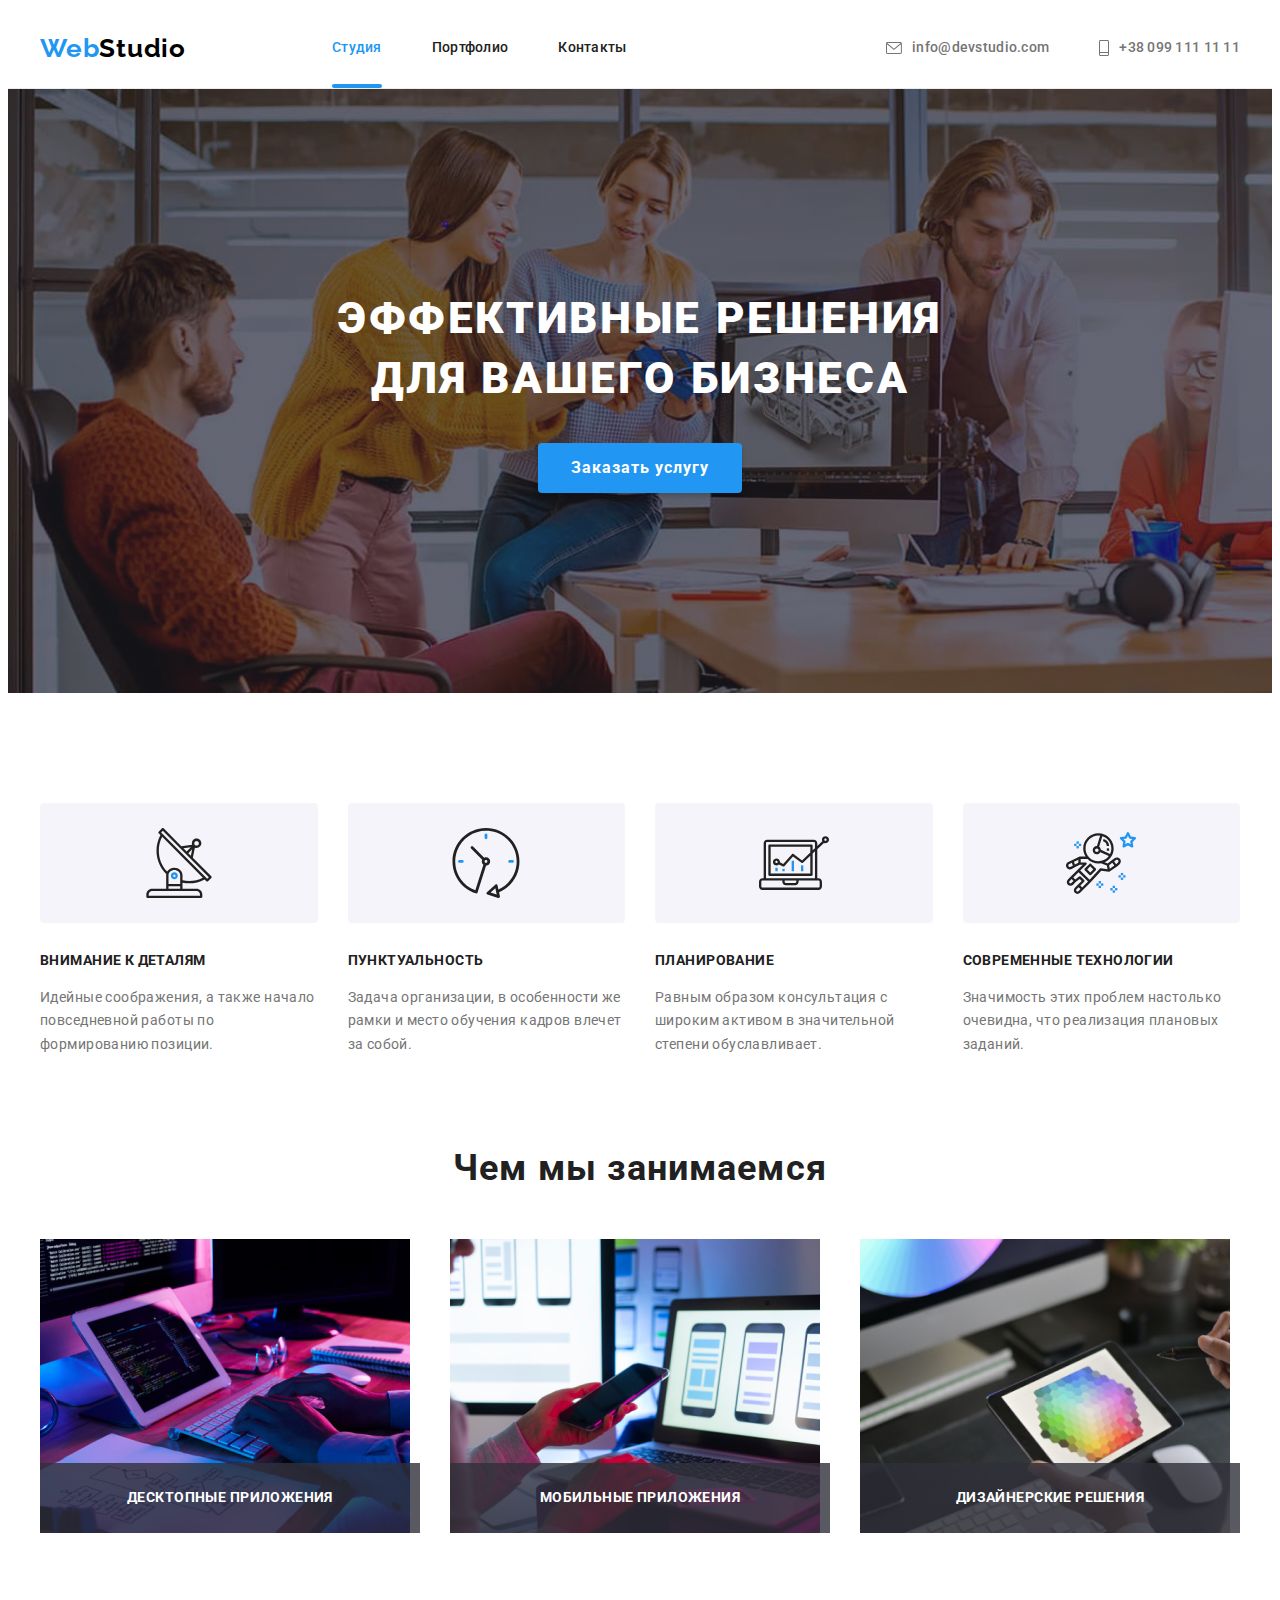
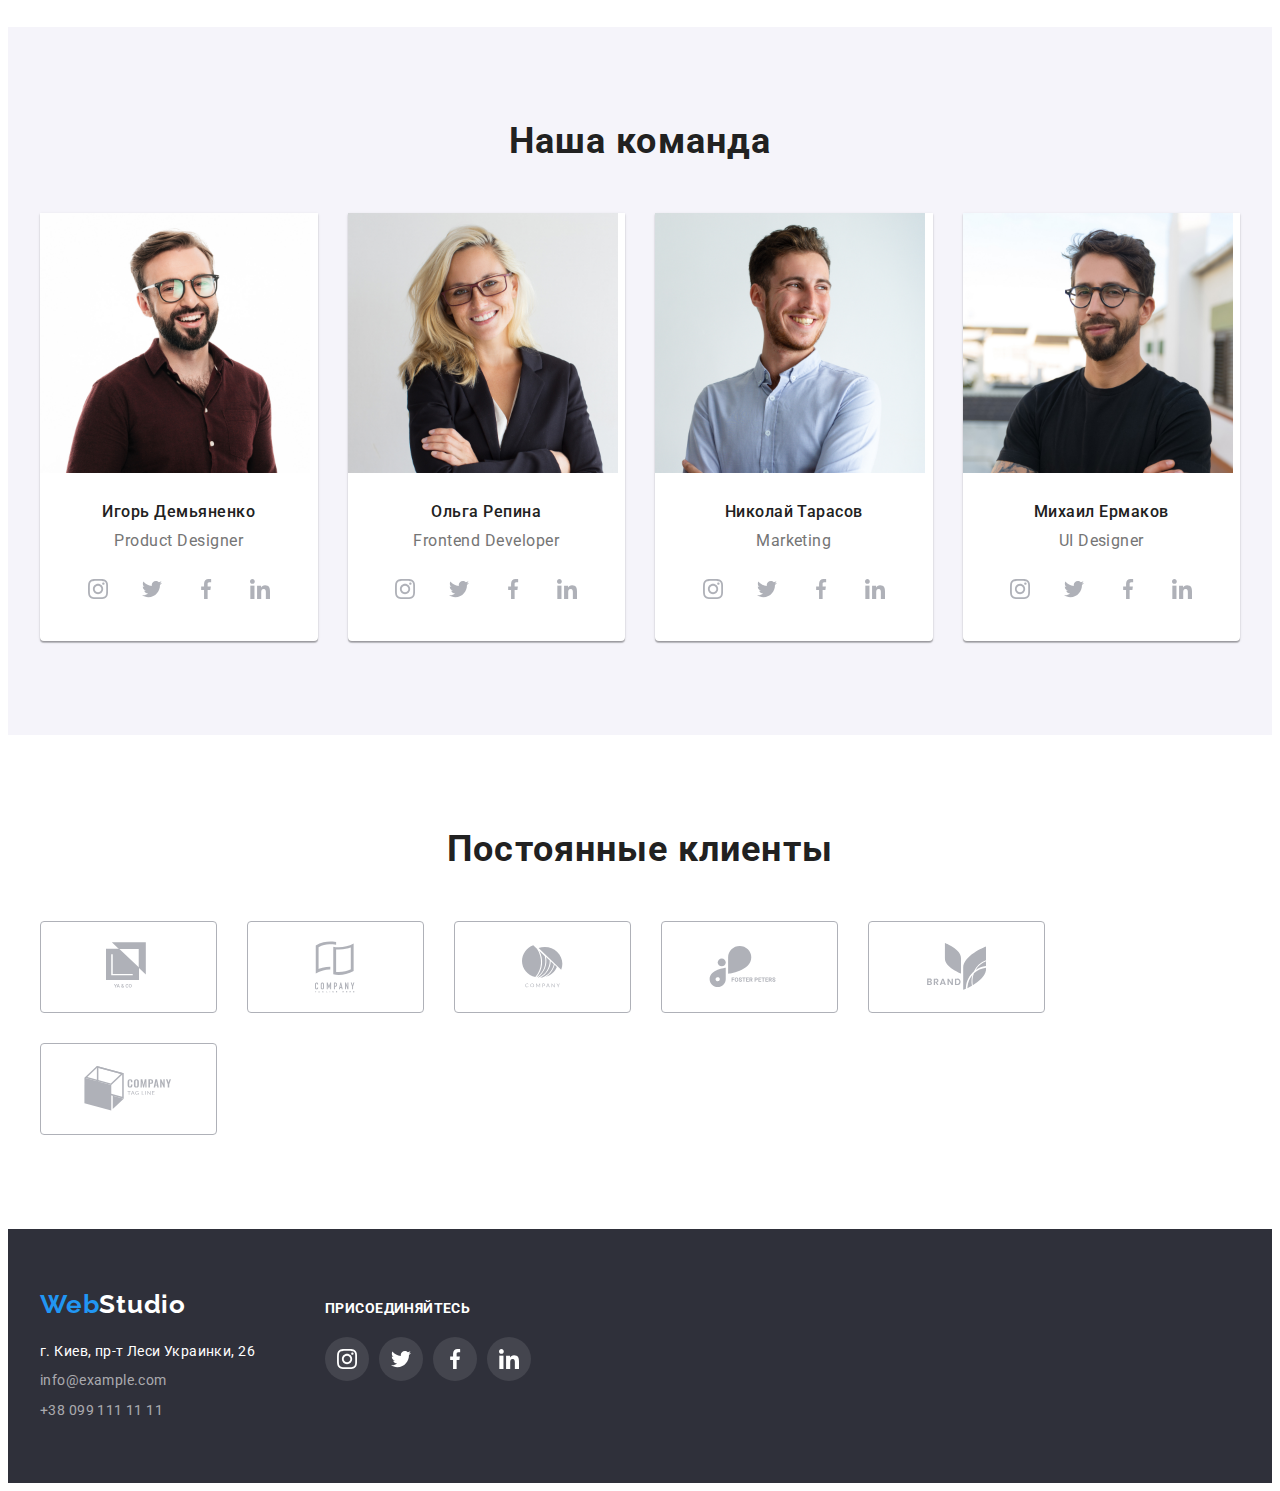
<file: index.html>
<!DOCTYPE html>
<html lang="ru">
<head>
    <meta charset="UTF-8">
    <meta http-equiv="X-UA-Compatible" content="IE=edge">
    <meta name="viewport" content="width=, initial-scale=1.0">
    <title>Веб-Студия</title>
    <link rel="preconnect" href="https://fonts.gstatic.com">
    <link href="https://fonts.googleapis.com/css2?family=Raleway:wght@700&family=Roboto:wght@400;500;700;900&display=swap"
        rel="stylesheet">
    <link rel="stylesheet" href="https://cdnjs.cloudflare.com/ajax/libs/modern-normalize/1.0.0/modern-normalize.min.css"
        integrity="sha512-ISS7cAi1PEhQ8jnbJpJZMd29NlhNj4AWYyLOSp2CE/CsHxTCu+r+t0D2yoJudVrd0/8fTVPUVDzY5Tvli75u/g=="
        crossorigin="anonymous" />
    <link rel="stylesheet" href="./css/style.css">   
</head>
<body class="backgroud-body-studio">
 <!--Header section-->  
  <header class="header">
        <div class="container">
            <nav class="navigation">   
                <ul class="navigation-list list">
                    <li class="navigation-item">
                        <a class="navigation-logo-link link" href="./index.html"> Web<span class="navigation-logo-studio-nav">Studio</span></a>
                    </li>
                    <li class="navigation-item">
                        <div class="operating-page-wraper">
                            <a class="navigation-link-color font-specs operating-page link" href="./index.html"> Студия</a>
                            <div class="operating-page-line"></div>
                        </div>
                    </li>
                    <li class="navigation-item">
                        <a class="navigation-link-color font-specs link" href="./portfolio.html"> Портфолио</a>
                    </li>
                    <li class="navigation-item">
                        <a class="navigation-link-color font-specs link" href=""> Контакты</a>
                    </li>
                </ul>
            </nav>   
            <div class="mail-tel-links">
                <a class="mail-link font-specs link" href="mailto:info@devstudio.com">
                    <svg class="social-list-ikon" width="16px" height="12px">
                        <use href="./images/sprite.svg#icon-mail"></use>
                    </svg>
                    info@devstudio.com
                </a>
                <a class="tel-link font-specs link" href="tel:380961111111"> 
                    <svg class="social-list-ikon" width="10px" height="16px">
                        <use href="./images/sprite.svg#icon-tel"></use>
                    </svg>
                    +38 099 111 11 11</a>
            </div>
        </div>
  </header>
  <main>
 <!--Hero section-->
    <section class="hero">
        <div class="container">
            <div class="hero-br">
                <h1 class="hero-title">Эффективные решения для вашего бизнеса</h1>
                <button class="order-button" type="button" data-modal-open>Заказать услугу</button>
            </div>
        </div>    
    </section>
 <!--Dignity-->
    <section class="dignity-section">
            <div class="container">
                <h2 class="visually-hidden">Достоинства нашей студии</h2>
                <ul class="dignity-list list">
                    <li class="dignity-list-item">
                        <div class="icon-dignity-size">
                            <svg width="70px" height="70px">
                                <use href="./images/sprite.svg#icon-antenna"></use>
                            </svg>
                        </div>
                        <h3 class="dignity-list-title">Внимание к деталям</h3>
                        <p class="dignity-description">Идейные соображения, а также начало повседневной работы по формированию позиции.</p>
                    </li>
                    <li class="dignity-list-item">
                        <div class="icon-dignity-size">
                            <svg width="70px" height="70px">
                                <use href="./images/sprite.svg#icon-clock"></use>
                            </svg>
                        </div>
                        <h3 class="dignity-list-title">Пунктуальность</h3>
                        <p class="dignity-description">Задача организации, в особенности же рамки и место обучения кадров влечет за собой.</p>
                    </li>
                    <li class="dignity-list-item">
                        <div class="icon-dignity-size">
                            <svg width="70px" height="70px">
                                <use href="./images/sprite.svg#icon-diagram"></use>
                            </svg>
                        </div>
                        <h3 class="dignity-list-title">Планирование</h3>
                        <p class="dignity-description">Равным образом консультация с широким активом в значительной степени обуславливает.</p>
                    </li>
                    <li class="dignity-list-item">
                        <div class="icon-dignity-size">
                            <svg width="70px" height="70px">
                                <use href="./images/sprite.svg#icon-astronaut"></use>
                            </svg>
                        </div>
                        <h3 class="dignity-list-title">Современные технологии</h3>
                        <p class="dignity-description">Значимость этих проблем настолько очевидна, что реализация плановых заданий.</p>
                    </li>
                </ul>
            </div>
    </section>
 <!--types of products-->
    <section class="types-of-product-section">
        <div class="container">
            <h2 class="products-and-team-titles">Чем мы занимаемся</h2>
            <ul class="types-ofproducts-list list">
                <li class="types-of-products-item">
                    <div class="types-of-product-wraper">
                        <img class="types-of-products-img" src="./images/types-of-products/img1.png" alt="Написание кода" width="370" height="294">
                        <div class="types-of-products-app-flex">
                            <p>Десктопные приложения</p>
                        </div>
                    </div>
                </li>
                <li class="types-of-products-item">
                    <div class="types-of-product-wraper">
                        <img class="types-of-products-img" src="./images/types-of-products/img2.png" alt="Проверка совместимости по размеру дивайса" width="370" height="294">
                        <div class="types-of-products-app-flex">
                            <p>Мобильные приложения</p>
                        </div>
                    </div>
                </li>
                <li class="types-of-products-item">
                    <div class="types-of-product-wraper">
                        <img class="types-of-products-img" src="./images/types-of-products/img3.png" alt="Дизайн" width="370" height="294">
                        <div class="types-of-products-app-flex">
                            <p>Дизайнерские решения</p>
                        </div>
                    </div>
                </li>
            </ul>
        </div>
    </section>
 <!--Our team-->
    <section class="our-team-section">
        <div class="container">
            <h2 class="products-and-team-titles">Наша команда</h2>
            <ul class="our-team-list list">
                <li class="our-team-item">
                    <img class="our-team-img" src="./images/our-team/img1.jpg" alt="Мужчина в рубашке, очках и с бородой" width="270" height="260">
                    <div class="our-team-div">  
                        <h3 class="our-team-names">Игорь Демьяненко</h3>
                        <p class="our-team-job">Product Designer</p>
                        <ul class="social-list list">
                            <li class="social-list-item">
                                <a href="" class="social-list-link link">
                                   <svg class="social-list-ikon" width="20px" height="20px">
                                       <use href="./images/sprite.svg#icon-instagram"></use>
                                   </svg>
                                </a>
                            </li>
                            <li class="social-list-item">
                                <a href="" class="social-list-link link">
                                    <svg class="social-list-ikon" width="20px" height="20px">
                                        <use href="./images/sprite.svg#icon-twitter"></use>
                                    </svg>
                                </a>
                            </li>
                            <li class="social-list-item">
                                <a href="" class="social-list-link link">
                                    <svg class="social-list-ikon" width="20px" height="20px">
                                        <use href="./images/sprite.svg#icon-facebook"></use>
                                    </svg>
                                </a>
                            </li>
                            <li class="social-list-item">
                                <a href="" class="social-list-link link">
                                    <svg class="social-list-ikon" width="20px" height="20px">
                                        <use href="./images/sprite.svg#icon-linkedin"></use>
                                    </svg>
                                </a>
                            </li>
                        </ul>
                    </div>
                </li>
                <li class="our-team-item">
                    <img class="our-team-img" src="./images/our-team/img2.jpg" alt="Женчина блондинка в пиджаке и очках" width="270" height="260">
                    <div class="our-team-div">    
                        <h3 class="our-team-names">Ольга Репина</h3>
                        <p class="our-team-job">Frontend Developer</p>
                        <ul class="social-list list">
                            <li class="social-list-item">
                                <a href="" class="social-list-link link">
                                    <svg class="social-list-ikon" width="20px" height="20px">
                                        <use href="./images/sprite.svg#icon-instagram"></use>
                                    </svg>
                                </a>
                            </li>
                            <li class="social-list-item">
                                <a href="" class="social-list-link link">
                                    <svg class="social-list-ikon" width="20px" height="20px">
                                        <use href="./images/sprite.svg#icon-twitter"></use>
                                    </svg>
                                </a>
                            </li>
                            <li class="social-list-item">
                                <a href="" class="social-list-link link">
                                    <svg class="social-list-ikon" width="20px" height="20px">
                                        <use href="./images/sprite.svg#icon-facebook"></use>
                                    </svg>
                                </a>
                            </li>
                            <li class="social-list-item">
                                <a href="" class="social-list-link link">
                                    <svg class="social-list-ikon" width="20px" height="20px">
                                        <use href="./images/sprite.svg#icon-linkedin"></use>
                                    </svg>
                                </a>
                            </li>
                        </ul>
                    </div>
                </li>
                <li class="our-team-item">
                    <img class="our-team-img" src="./images/our-team/img3.jpg" alt="Мужчина в светлой рубашке" width="270" height="260">
                    <div class="our-team-div">    
                        <h3 class="our-team-names">Николай Тарасов</h3>
                        <p class="our-team-job">Marketing</p>
                        <ul class="social-list list">
                            <li class="social-list-item">
                                <a href="" class="social-list-link link">
                                    <svg class="social-list-ikon" width="20px" height="20px">
                                        <use href="./images/sprite.svg#icon-instagram"></use>
                                    </svg>
                                </a>
                            </li>
                            <li class="social-list-item">
                                <a href="" class="social-list-link link">
                                    <svg class="social-list-ikon" width="20px" height="20px">
                                        <use href="./images/sprite.svg#icon-twitter"></use>
                                    </svg>
                                </a>
                            </li>
                            <li class="social-list-item">
                                <a href="" class="social-list-link link">
                                    <svg class="social-list-ikon" width="20px" height="20px">
                                        <use href="./images/sprite.svg#icon-facebook"></use>
                                    </svg>
                                </a>
                            </li>
                            <li class="social-list-item">
                                <a href="" class="social-list-link link">
                                    <svg class="social-list-ikon" width="20px" height="20px">
                                        <use href="./images/sprite.svg#icon-linkedin"></use>
                                    </svg>
                                </a>
                            </li>
                        </ul>
                    </div>
                </li>
                <li class="our-team-item">
                    <img class="our-team-img" src="./images/our-team/img4.jpg" alt="Мужчина в черной футболке, в очках и с бородой" width="270" height="260">
                    <div class="our-team-div">    
                        <h3 class="our-team-names">Михаил Ермаков</h3>
                        <p class="our-team-job">UI Designer</p>
                        <ul class="social-list list">
                            <li class="social-list-item">
                                <a href="" class="social-list-link link">
                                    <svg class="social-list-ikon" width="20px" height="20px">
                                        <use href="./images/sprite.svg#icon-instagram"></use>
                                    </svg>
                                </a>
                            </li>
                            <li class="social-list-item">
                                <a href="" class="social-list-link link">
                                    <svg class="social-list-ikon" width="20px" height="20px">
                                        <use href="./images/sprite.svg#icon-twitter"></use>
                                    </svg>
                                </a>
                            </li>
                            <li class="social-list-item">
                                <a href="" class="social-list-link link">
                                    <svg class="social-list-ikon" width="20px" height="20px">
                                        <use href="./images/sprite.svg#icon-facebook"></use>
                                    </svg>
                                </a>
                            </li>
                            <li class="social-list-item">
                                <a href="" class="social-list-link link">
                                    <svg class="social-list-ikon" width="20px" height="20px">
                                        <use href="./images/sprite.svg#icon-linkedin"></use>
                                    </svg>
                                </a>
                            </li>
                        </ul>
                    </div>
                </li>
            </ul>
        </div>
    </section>
    <!--clients-section-->
    <section class="clients-section">
        <div class="container">
            <h2 class="products-and-team-titles">Постоянные клиенты</h2>
            <ul class="list clients-list">
                <li class="clients-item">
                    <a href="" class="clients-link link">
                        <svg class="social-list-ikon" width="44px" height="49px">
                            <use href="./images/sprite.svg#icon-logo1"></use>
                        </svg>
                    </a>
                </li>
                <li class="clients-item">
                    <a href="" class="clients-link link">
                        <svg class="social-list-ikon" width="40px" height="52px">
                            <use href="./images/sprite.svg#icon-logo2"></use>
                        </svg>
                    </a>
                </li>
                <li class="clients-item">
                    <a href="" class="clients-link link">
                        <svg class="social-list-ikon" width="41px" height="43px">
                            <use href="./images/sprite.svg#icon-logo3"></use>
                        </svg>
                    </a>
                </li>
                <li class="clients-item">
                    <a href="" class="clients-link link">
                        <svg class="social-list-ikon" width="80px" height="42px">
                            <use href="./images/sprite.svg#icon-logo4"></use>
                        </svg>
                    </a>
                </li>
                <li class="clients-item">
                    <a href="" class="clients-link link">
                        <svg class="social-list-ikon" width="59px" height="47px">
                            <use href="./images/sprite.svg#icon-logo5"></use>
                        </svg>
                    </a>
                </li>
                <li class="clients-item">
                    <a href="" class="clients-link link">
                        <svg class="social-list-ikon" width="88px" height="45px">
                            <use href="./images/sprite.svg#icon-logo6"></use>
                        </svg>
                    </a>
                </li>
            </ul>
        </div>
    </section>
  </main>
 <!--Footer-->
  <footer class="footer">
        <div class="container">
            <div>
                <a class="navigation-logo-link footer-logo-margin link" href="./index.html">Web<span class="navigation-logo-studio-footer">Studio</span></a>
                <address class="address">
                    <ul class="footer-list list">
                        <li class="footer-list-item">
                            <a class="address-google-maps link" href="https://goo.gl/maps/qSCqsP5CinBXMuDA6" target="_blank" rel="noopener noreferrer">г. Киев, пр-т Леси Украинки, 26</a>
                        </li>
                        <li class="footer-list-item">
                            <a class="footer-mail-tel-link link" href="mailto:info@example.com">info@example.com</a>
                        </li>
                        <li class="footer-list-item">
                            <a class="footer-mail-tel-link link" href="tel:380961111111"> +38 099 111 11 11</a>
                        </li>
                    </ul>
                </address>
            </div>
            <div class="join-container">
                <p class="join">присоединяйтесь</p>
                <ul class="social-list list">
                    <li class="social-list-item">
                        <a href="" class="social-list-link footer-social-link-color link">
                            <svg width="20px" height="20px">
                                <use href="./images/sprite.svg#icon-instagram"></use>
                            </svg>
                        </a>
                    </li>
                    <li class="social-list-item">
                        <a href="" class="social-list-link footer-social-link-color link">
                            <svg width="20px" height="20px">
                                <use href="./images/sprite.svg#icon-twitter"></use>
                            </svg>
                        </a>
                    </li>
                    <li class="social-list-item">
                        <a href="" class="social-list-link footer-social-link-color link">
                            <svg width="20px" height="20px">
                                <use href="./images/sprite.svg#icon-facebook"></use>
                            </svg>
                        </a>
                    </li>
                    <li class="social-list-item">
                        <a href="" class="social-list-link footer-social-link-color link">
                            <svg width="20px" height="20px">
                                <use href="./images/sprite.svg#icon-linkedin"></use>
                            </svg>
                        </a>
                    </li>
                </ul>
            </div>
        </div>
    </footer>
    <div class="backdrop is-hidden" data-modal>
        <div class="modal">
            <button type="button" class="modal-close-btn" data-modal-close>
                <svg width="18px" height="18px" class="close-position">
                    <use href="./images/sprite.svg#icon-close"></use>
                </svg>
            </button>
        </div>
    </div>
    
    <script src="./js/modal.js"></script>
</body>
</html>
</file>
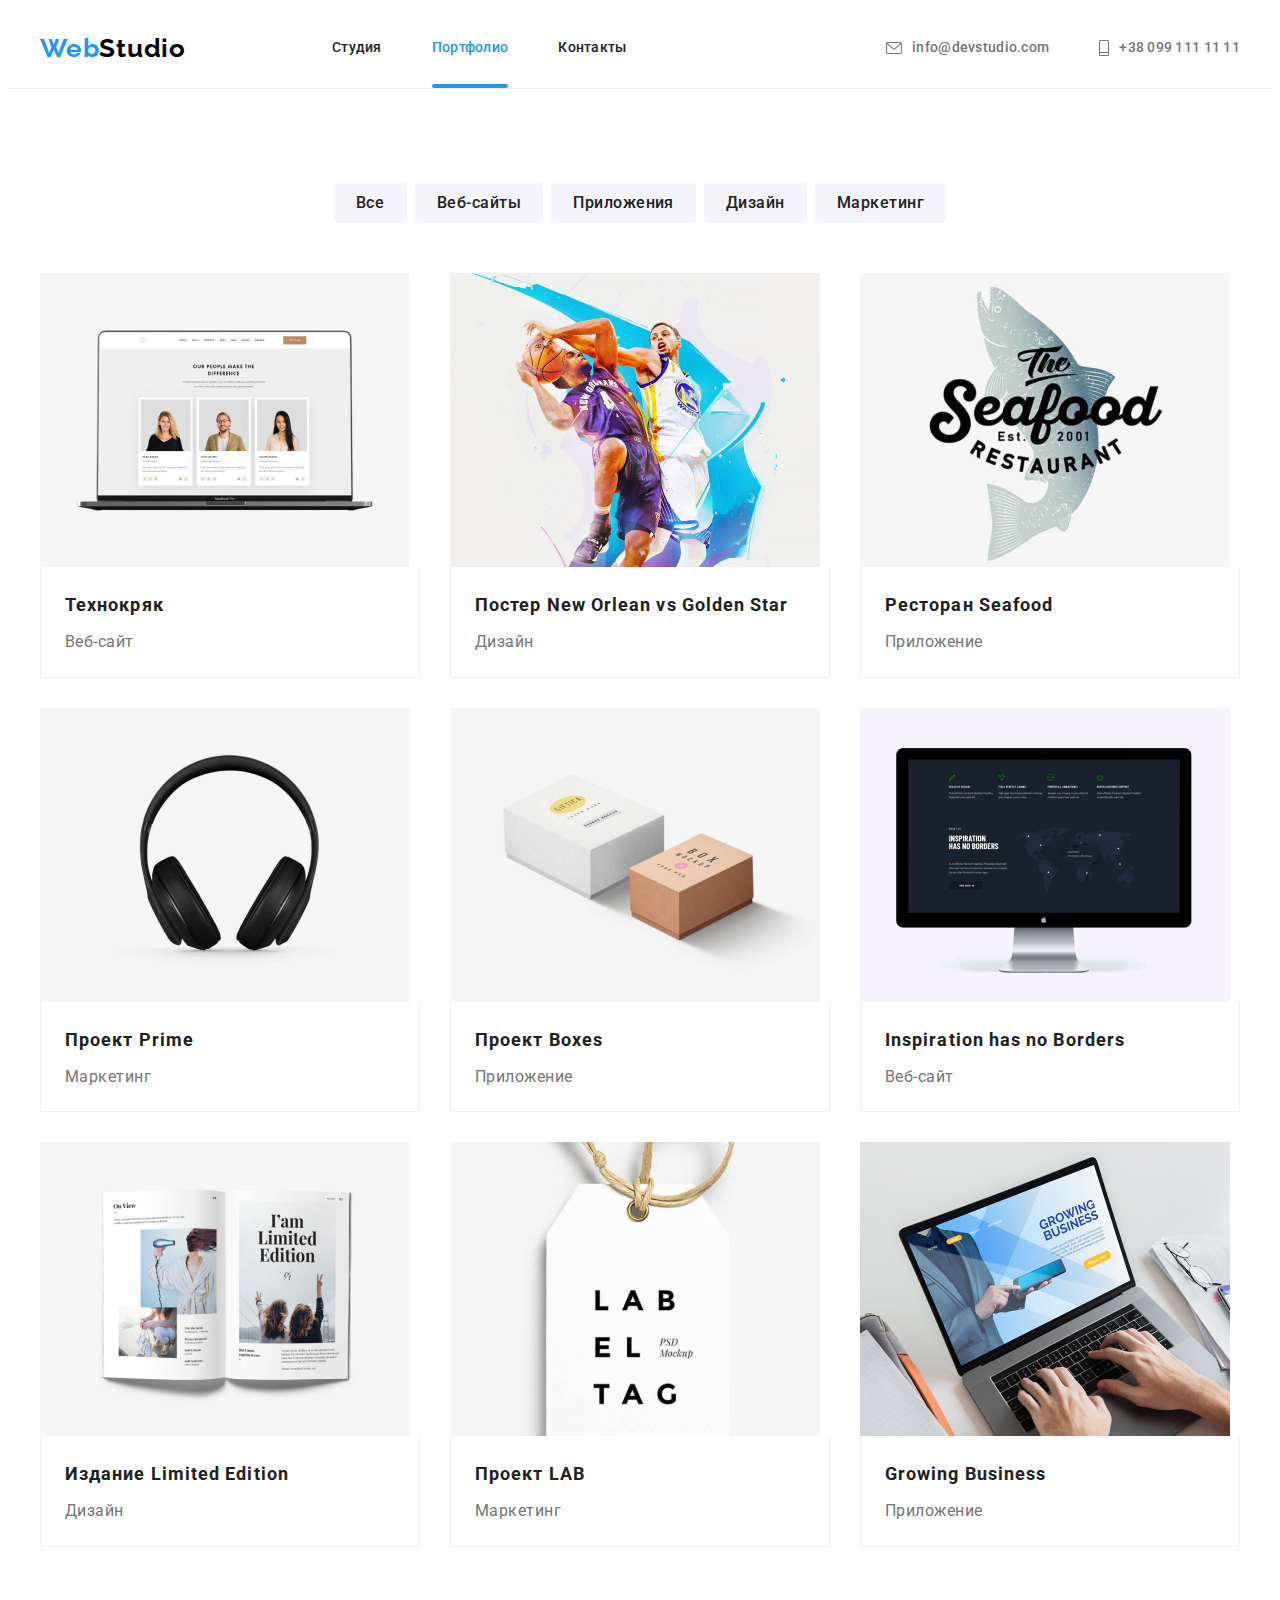
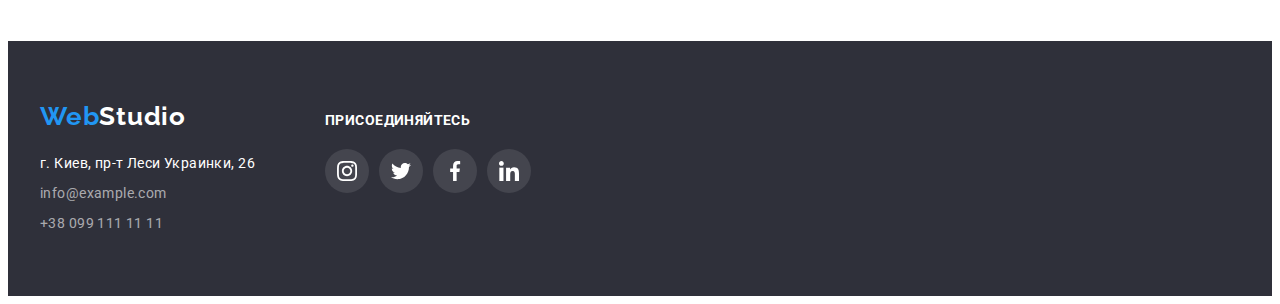
<file: portfolio.html>
<!DOCTYPE html>
<html lang="ru">

<head>
    <meta charset="UTF-8">
    <meta http-equiv="X-UA-Compatible" content="IE=edge">
    <meta name="viewport" content="width=, initial-scale=1.0">
    <title>Веб-Студия</title>
    <link rel="preconnect" href="https://fonts.gstatic.com">
    <link href="https://fonts.googleapis.com/css2?family=Raleway:wght@700&family=Roboto:wght@400;500;700;900&display=swap"
        rel="stylesheet">
    <link rel="stylesheet" href="https://cdnjs.cloudflare.com/ajax/libs/modern-normalize/1.0.0/modern-normalize.min.css"
        integrity="sha512-ISS7cAi1PEhQ8jnbJpJZMd29NlhNj4AWYyLOSp2CE/CsHxTCu+r+t0D2yoJudVrd0/8fTVPUVDzY5Tvli75u/g=="
        crossorigin="anonymous" />
    <link rel="stylesheet" href="./css/style.css">
</head>

<body>
    <!--Header section-->
    <header class="header">
            <div class="container">
                <nav class="navigation">
                    <ul class="navigation-list list">
                        <li class="navigation-item">
                            <a class="navigation-logo-link link" href="./index.html"> Web<span class="navigation-logo-studio-nav">Studio</span></a>
                        </li>
                        <li class="navigation-item">
                            <a class="navigation-link-color font-specs link" href="./index.html"> Студия</a>
                        </li>
                        <li class="navigation-item">
                            <div class="operating-page-wraper">
                                <a class="navigation-link-color font-specs operating-page link" href="./portfolio.html"> Портфолио</a>
                                <div class="operating-page-line"></div>
                            </div>
                        </li>
                        <li class="navigation-item">
                            <a class="navigation-link-color font-specs link" href=""> Контакты</a>
                        </li>
                    </ul>
                </nav>
                <div class="mail-tel-links">
                    <a class="mail-link font-specs link" href="mailto:info@devstudio.com">
                        <svg class="social-list-ikon" width="16px" height="12px">
                            <use href="./images/sprite.svg#icon-mail"></use>
                        </svg>
                        info@devstudio.com
                    </a>
                    <a class="tel-link font-specs link" href="tel:380961111111">
                        <svg class="social-list-ikon" width="10px" height="16px">
                            <use href="./images/sprite.svg#icon-tel"></use>
                        </svg>
                        +38 099 111 11 11</a>
                </div>
            </div>
    </header>
    <main>
        <!--Navigation on page and Portfolio cards-->
        <section class="navigation-on-page-and-cards-section">
            <div class="container">   
                <h1 class="visually-hidden">Портфолио</h1>
                <ul class="navigation-on-page-list list">
                    <li class="navigation-onpage-item">
                        <button class="navigation-buttons" type="button"> Все</button>
                    </li>
                    <li class="navigation-onpage-item">
                        <button class="navigation-buttons" type="button"> Веб-сайты</button>
                    </li>
                    <li class="navigation-onpage-item">
                        <button class="navigation-buttons" type="button"> Приложения</button>
                    </li>
                    <li class="navigation-onpage-item">
                        <button class="navigation-buttons" type="button"> Дизайн</button>
                    </li>
                    <li class="navigation-onpage-item">
                        <button class="navigation-buttons" type="button"> Маркетинг</button>
                    </li>
                </ul>
                <h2 class="visually-hidden">Проекты</h2>
                <ul class="portfolio-cards-list list">
                    <li class="portfolio-cards-item">
                        <a class="link portfolio-cards-link-wraper" href="">
                            <div class="portfolio-cards-content-wraper">
                                <img class="portfolio-cards-img" src="./images/portfolio-cards/img1.jpg" alt="Ноутбук" width="370" height="294">
                                <p class="overlay">Технокряк это современная площадка распространения коронавируса. Компании используют эту платформу для цифрового
                                шпионажа и атак на защищённые сервера конкурентов.</p>
                            </div>
                            <div class="portfolio-cards-wraper">
                                <h3 class="portfolio-cards-title">Технокряк</h3>
                                <p class="portfolio-cards-description">Веб-сайт</p>
                            </div>
                        </a>
                    </li>
                    <li class="portfolio-cards-item">
                        <a class="link portfolio-cards-link-wraper" href="">
                            <div class="portfolio-cards-content-wraper">
                                <img class="portfolio-cards-img" src="./images/portfolio-cards/img2.jpg" alt="Два спортсмена играют в баскетбол" width="370" height="294">
                                <p class="overlay">Технокряк это современная площадка распространения коронавируса. Компании используют эту платформу для цифрового
                                шпионажа и атак на защищённые сервера конкурентов.</p>
                            </div>
                            <div class="portfolio-cards-wraper">
                                <h3 class="portfolio-cards-title">Постер New Orlean vs Golden Star</h3>
                                <p class="portfolio-cards-description">Дизайн</p>
                            </div>
                        </a>
                    </li>
                    <li class="portfolio-cards-item">
                        <a class="link portfolio-cards-link-wraper" href="">
                            <div class="portfolio-cards-content-wraper">
                                <img class="portfolio-cards-img" src="./images/portfolio-cards/img3.jpg" alt="Лейбл с названием ресторана Seafood" width="370" height="294">
                                <p class="overlay">Технокряк это современная площадка распространения коронавируса. Компании используют эту платформу для цифрового
                                шпионажа и атак на защищённые сервера конкурентов.</p>
                            </div>
                            <div class="portfolio-cards-wraper">
                                <h3 class="portfolio-cards-title">Ресторан Seafood</h3>
                                <p class="portfolio-cards-description">Приложение</p>
                            </div>
                        </a>
                    </li>
                    <li class="portfolio-cards-item">
                        <a class="link portfolio-cards-link-wraper" href="">
                            <div class="portfolio-cards-content-wraper">
                                <img class="portfolio-cards-img" src="./images/portfolio-cards/img4.jpg" alt="Наушники" width="370" height="294">
                                <p class="overlay">Технокряк это современная площадка распространения коронавируса. Компании используют эту платформу для цифрового
                                шпионажа и атак на защищённые сервера конкурентов.</p>
                            </div>
                            <div class="portfolio-cards-wraper">
                                <h3 class="portfolio-cards-title">Проект Prime</h3>
                                <p class="portfolio-cards-description">Маркетинг</p>
                            </div>
                        </a>
                    </li>
                    <li class="portfolio-cards-item">
                        <a class="link portfolio-cards-link-wraper" href="">
                            <div class="portfolio-cards-content-wraper">
                                <img class="portfolio-cards-img" src="./images/portfolio-cards/img5.jpg" alt="Две коробки" width="370" height="294">
                                <p class="overlay">Технокряк это современная площадка распространения коронавируса. Компании используют эту платформу для цифрового
                                шпионажа и атак на защищённые сервера конкурентов.</p>
                            </div>
                            <div class="portfolio-cards-wraper">
                                <h3 class="portfolio-cards-title">Проект Boxes</h3>
                                <p class="portfolio-cards-description">Приложение</p>
                            </div>
                        </a>
                    </li>
                    <li class="portfolio-cards-item">
                        <a class="link portfolio-cards-link-wraper" href="">
                            <div class="portfolio-cards-content-wraper">
                                <img class="portfolio-cards-img" src="./images/portfolio-cards/img6.jpg" alt="Монитор" width="370" height="294">
                                <p class="overlay">Технокряк это современная площадка распространения коронавируса. Компании используют эту платформу для цифрового
                                шпионажа и атак на защищённые сервера конкурентов.</p>
                            </div>
                            <div class="portfolio-cards-wraper">
                                <h3 class="portfolio-cards-title">Inspiration has no Borders</h3>
                                <p class="portfolio-cards-description">Веб-сайт</p>
                            </div>
                        </a>
                    </li>
                    <li class="portfolio-cards-item">
                        <a class="link portfolio-cards-link-wraper" href="">
                            <div class="portfolio-cards-content-wraper">
                                <img class="portfolio-cards-img" src="./images/portfolio-cards/img7.jpg" alt="Книга" width="370" height="294">
                                <p class="overlay">Технокряк это современная площадка распространения коронавируса. Компании используют эту платформу для цифрового
                                шпионажа и атак на защищённые сервера конкурентов.</p>
                            </div>
                            <div class="portfolio-cards-wraper">
                                <h3 class="portfolio-cards-title">Издание Limited Edition</h3>
                                <p class="portfolio-cards-description">Дизайн</p>
                            </div>
                        </a>
                    </li>
                    <li class="portfolio-cards-item">
                        <a class="link portfolio-cards-link-wraper" href="">
                            <div class="portfolio-cards-content-wraper">
                                <img class="portfolio-cards-img" src="./images/portfolio-cards/img8.jpg" alt="Лейбл LAB EL TAG" width="370" height="294">
                                <p class="overlay">Технокряк это современная площадка распространения коронавируса. Компании используют эту платформу для цифрового
                                шпионажа и атак на защищённые сервера конкурентов.</p>
                            </div>
                            <div class="portfolio-cards-wraper">
                                <h3 class="portfolio-cards-title">Проект LAB</h3>
                                <p class="portfolio-cards-description">Маркетинг</p>
                            </div>
                        </a>
                    </li>
                    <li class="portfolio-cards-item">
                        <a class="link portfolio-cards-link-wraper" href="">
                            <div class="portfolio-cards-content-wraper">
                                <img class="portfolio-cards-img" src="./images/portfolio-cards/img9.jpg" alt="Ноутбук" width="370" height="294">
                                <p class="overlay">Технокряк это современная площадка распространения коронавируса. Компании используют эту платформу для цифрового
                                шпионажа и атак на защищённые сервера конкурентов.</p>
                            </div>
                            <div class="portfolio-cards-wraper">
                                <h3 class="portfolio-cards-title">Growing Business</h3>
                                <p class="portfolio-cards-description">Приложение</p>
                            </div>
                        </a>
                    </li>
                </ul>
            </div>
        </section>

    </main>
    <!--Footer-->
    <footer class="footer">
        <div class="container">
            <div>
                <a class="navigation-logo-link footer-logo-margin link" href="./index.html">Web<span
                        class="navigation-logo-studio-footer">Studio</span></a>
                <address class="address">
                    <ul class="footer-list list">
                        <li class="footer-list-item">
                            <a class="address-google-maps link" href="https://goo.gl/maps/qSCqsP5CinBXMuDA6" target="_blank"
                                rel="noopener noreferrer">г. Киев, пр-т Леси Украинки, 26</a>
                        </li>
                        <li class="footer-list-item">
                            <a class="footer-mail-tel-link link" href="mailto:info@example.com">info@example.com</a>
                        </li>
                        <li class="footer-list-item">
                            <a class="footer-mail-tel-link link" href="tel:380961111111"> +38 099 111 11 11</a>
                        </li>
                    </ul>
                </address>
            </div>
            <div class="join-container">
                <p class="join">присоединяйтесь</p>
                <ul class="social-list list">
                    <li class="social-list-item">
                        <a href="" class="social-list-link footer-social-link-color link">
                            <svg  width="20px" height="20px">
                                <use href="./images/sprite.svg#icon-instagram"></use>
                            </svg>
                        </a>
                    </li>
                    <li class="social-list-item">
                        <a href="" class="social-list-link footer-social-link-color link">
                            <svg width="20px" height="20px">
                                <use href="./images/sprite.svg#icon-twitter"></use>
                            </svg>
                        </a>
                    </li>
                    <li class="social-list-item">
                        <a href="" class="social-list-link footer-social-link-color link">
                            <svg width="20px" height="20px">
                                <use href="./images/sprite.svg#icon-facebook"></use>
                            </svg>
                        </a>
                    </li>
                    <li class="social-list-item">
                        <a href="" class="social-list-link footer-social-link-color link">
                            <svg width="20px" height="20px">
                                <use href="./images/sprite.svg#icon-linkedin"></use>
                            </svg>
                        </a>
                    </li>
                </ul>
            </div>
        </div>
    </footer>
</body>

</html>
</file>
<file: css/style.css>
:root {
  --main-font: 'Roboto', sans-serif;
  --secondary-font: 'Raleway', sans-serif;
  --accent-color: #2196f3;
  --accent-operating: #2196f3;
  --backgroud-body-studio: #f5f4fa;
  --hero-section-background-color: #2f303a;
  --footer-background-color: #2f303a;
  --portfolio-cards-title-color: #212121;
  --portfolio-nav-text-color: #212121;
  --portfolio-cards-description-color: #757575;
  --footer-mail-tel-link-color: rgba(255, 255, 255, 0.6);
  --body-font-color: #212121;
  --navigation-logo-studio-color: #000000;
  --navigation-logo-studio-footer: #ffffff;
  --social-link-team-color: #afb1b8;
  --footer-join-link-color: rgba(255, 255, 255, 0.1);
  --overlay-background: rgba(33, 150, 243, 0.9);
  --types-of-product-bg: rgba(47, 48, 58, 0.8);
}

body {
  font-family: var(--main-font);
  color: var(--body-font-color);
}

h1,
h2,
h3,
h4,
h5,
h6,
p {
  margin: 0;
}

ul,
ol {
  margin: 0;
  padding: 0;
}

img {
  display: block;
}

.link {
  text-decoration: none;
}

.list {
  list-style: none;
}

.address {
  font-style: normal;
}

.visually-hidden {
  position: absolute !important;
  clip: rect(1px 1px 1px 1px); /* IE6, IE7 */
  clip: rect(1px, 1px, 1px, 1px);
  padding: 0 !important;
  border: 0 !important;
  height: 1px !important;
  width: 1px !important;
  overflow: hidden;
}

.container {
  width: 1200px;
  margin: 0 auto;
  padding-left: 15px;
  padding-right: 15px;
}
/* ===============Components=============== */
.backgroud-body-studio {
  background-color: var(--navigation-logo-studio-footer);
}
.navigation-logo-link {
  font-family: var(--secondary-font);
  font-weight: 700;
  font-size: 26px;
  line-height: 1.19;
  letter-spacing: 0.03em;
  color: var(--accent-color);
}
.navigation-logo-studio-nav {
  color: var(--navigation-logo-studio-color);
}
.navigation-logo-studio-footer {
  color: var(--navigation-logo-studio-footer);
}
.order-button {
  font-family: var(--main-font);
  font-weight: 700;
  font-size: 16px;
  line-height: 1.87;
  cursor: pointer;
  color: var(--navigation-logo-studio-footer);
  background-color: var(--accent-color);
  text-align: center;
  letter-spacing: 0.06em;
  display: flex;
  align-items: center;
  min-width: 200px;
  margin: 0 auto;
  border: none;
  box-shadow: 0px 4px 4px rgba(0, 0, 0, 0.15);
  border-radius: 4px;
  padding: 10px 33px;
}
.products-and-team-titles {
  font-weight: 700;
  font-size: 36px;
  line-height: 1.16;
  text-align: center;
  letter-spacing: 0.03em;
  margin-bottom: 50px;
}

/* ===============End Components=============== */

/* ===============Header=============== */
.header {
  background-color: var(--navigation-logo-studio-footer);
  border-bottom: 1px solid #ececec;
}
.header .container {
  display: flex;
  align-items: center;
}
.navigation {
  display: flex;
  align-items: center;
}
.navigation-list {
  display: flex;
  align-items: center;
}
.navigation-item:not(:last-child) {
  margin-right: 50px;
}
.mail-tel-links {
  display: flex;
  align-items: center;
  margin-left: auto;
}
.mail-tel-links > .link {
  padding-top: 32px;
  padding-bottom: 32px;
}
.navigation-item .navigation-logo-link {
  margin-right: 96px;
}
.font-specs {
  font-family: var(--main-font);
  font-weight: 500;
  font-size: 14px;
  line-height: 1.14;
  letter-spacing: 0.02em;
  transition: color 250ms cubic-bezier(0.4, 0, 0.2, 1);
}
.navigation-link-color {
  color: var(--portfolio-cards-title-color);
  padding-top: 32px;
  padding-bottom: 32px;
  display: block;
}
.navigation-link-color:hover,
.navigation-link-color:focus {
  color: var(--accent-color);
}
.mail-link {
  color: var(--portfolio-cards-description-color);
  margin-right: 50px;
  display: flex;
  align-items: center;
  margin-left: auto;
  fill: var(--portfolio-cards-description-color);
}
.mail-link svg {
  margin-right: 10px;
}
.mail-link:hover,
.mail-link:focus {
  color: var(--accent-color);
  fill: var(--accent-color);
}
.tel-link {
  color: var(--portfolio-cards-description-color);
  display: flex;
  align-items: center;
  margin-left: auto;
  fill: var(--portfolio-cards-description-color);
}
.tel-link svg {
  margin-right: 10px;
}
.tel-link:hover,
.tel-link:focus {
  color: var(--accent-color);
  fill: var(--accent-color);
}
.operating-page-wraper {
  position: relative;
}
.operating-page {
  color: var(--accent-operating);
}
.operating-page-line {
  position: absolute;
  left: 0;
  bottom: 0;
  width: 100%;
  height: 4px;
  background-color: var(--accent-operating);
  border-radius: 2px;
}
/* ===============End Header=============== */

/* ===============Hero=============== */
.hero {
  background: var(--hero-section-background-color);
  background-image: linear-gradient(
      rgba(47, 48, 58, 0.4),
      rgba(47, 48, 58, 0.4)
    ),
    url(../images/hero.jpg);
  background-repeat: no-repeat;
  background-size: cover;
  max-width: 1600px;
  margin: 0 auto;
  padding-top: 200px;
  padding-bottom: 200px;
}
.hero-br {
  width: 696px;
  margin: 0 auto;
}

.hero-title {
  font-weight: 900;
  font-size: 44px;
  line-height: 1.36;
  text-align: center;
  letter-spacing: 0.06em;
  text-transform: uppercase;
  color: var(--navigation-logo-studio-footer);
  margin-bottom: 34px;
}

/* ===============End Hero=============== */

/* ===============Dignity=============== */

.dignity-section {
  padding-top: 110px;
  padding-bottom: 94px;
}
.dignity-list {
  display: flex;
  flex-wrap: wrap;
  margin-left: -30px;
  margin-top: -30px;
}

.dignity-list-item {
  flex-basis: calc(100% / 4 - 30px);
  margin-left: 30px;
  margin-top: 30px;
  height: 251px;
}
.icon-dignity-size {
  height: 120px;
  margin-bottom: 30px;
  background: var(--backgroud-body-studio);
  border-radius: 4px;
  display: flex;
  align-items: center;
  justify-content: center;
}
.dignity-list-title {
  font-weight: 700;
  font-size: 14px;
  line-height: 1.14;
  letter-spacing: 0.03em;
  text-transform: uppercase;
  margin-bottom: 17px;
}
.dignity-description {
  font-size: 14px;
  line-height: 1.71;
  letter-spacing: 0.03em;
  color: var(--portfolio-cards-description-color);
}
/* ===============End Dignity=============== */

/* ===============Types of product=============== */
.types-of-product-section {
  padding-bottom: 94px;
}
.types-ofproducts-list {
  display: flex;
  flex-wrap: wrap;
  margin-left: -30px;
  margin-top: -30px;
}
.types-of-products-item {
  flex-basis: calc(100% / 3 - 30px);
  margin-left: 30px;
  margin-top: 30px;
}
.types-of-product-wraper {
  position: relative;
}
.types-of-products-app-flex {
  display: flex;
  justify-content: center;
  align-items: center;
  height: 70px;
  width: 100%;
  font-weight: 700;
  font-size: 14px;
  line-height: 1.14;
  letter-spacing: 0.03em;
  text-transform: uppercase;
  color: var(--navigation-logo-studio-footer);
  background-color: var(--types-of-product-bg);
  position: absolute;
  bottom: 0;
  left: 0;
}

/* ===============End Types of product=============== */

/* ===============Our team=============== */

.our-team-section {
  padding-top: 94px;
  padding-bottom: 94px;
  background-color: var(--backgroud-body-studio);
}
.our-team-list {
  display: flex;
  flex-wrap: wrap;
  margin-left: -30px;
  margin-top: -30px;
}

.our-team-item {
  flex-basis: calc(100% / 4 - 30px);
  margin-left: 30px;
  margin-top: 30px;

  background: var(--navigation-logo-studio-footer);
  box-shadow: 0px 1px 3px rgba(0, 0, 0, 0.12), 0px 1px 1px rgba(0, 0, 0, 0.14),
    0px 2px 1px rgba(0, 0, 0, 0.2);
  border-radius: 0px 0px 4px 4px;
}

.our-team-div {
  padding-top: 30px;
  padding-bottom: 30px;
}

.our-team-names {
  font-weight: 500;
  font-size: 16px;
  line-height: 1.18;
  text-align: center;
  letter-spacing: 0.03em;
  margin-bottom: 10px;
}
.our-team-job {
  font-size: 16px;
  line-height: 1.18;
  text-align: center;
  letter-spacing: 0.03em;
  color: var(--portfolio-cards-description-color);
}
.social-list {
  display: flex;
  align-items: center;
  justify-content: center;
  margin-top: 16px;
}
.social-list-item:not(:last-child) {
  margin-right: 10px;
}
.social-list-link {
  display: flex;
  justify-content: center;
  align-items: center;
  width: 44px;
  height: 44px;
  border-radius: 50%;
  background-color: var(--navigation-logo-studio-footer);
  fill: var(--social-link-team-color);
  transition: background-color 250ms cubic-bezier(0.4, 0, 0.2, 1);
}
.social-list-link:hover,
.social-list-link:focus {
  background-color: var(--accent-color);
  fill: var(--navigation-logo-studio-footer);
}
.social-list-ikon {
  transition: fill 250ms cubic-bezier(0.4, 0, 0.2, 1);
}
/* ===============End Our team=============== */

/* ===============Clients section=============== */
.clients-section {
  padding-top: 94px;
  padding-bottom: 94px;
}
.clients-list {
  display: flex;
  flex-wrap: wrap;
  margin-left: -30px;
  margin-top: -30px;
}
.clients-item {
  flex-basis: calc(100% / 6 - 30px);
  margin-left: 30px;
  margin-top: 30px;
  border: 1px solid var(--social-link-team-color);
  border-radius: 4px;
  transition: border-color 250ms cubic-bezier(0.4, 0, 0.2, 1);
}
.clients-link {
  display: flex;
  justify-content: center;
  align-items: center;
  height: 90px;
  fill: var(--social-link-team-color);
}
.clients-item:hover,
.clients-item:focus {
  border-color: var(--accent-color);
}
.clients-link:hover,
.clients-link:focus {
  fill: var(--accent-color);
}
/* ===============End Clients section=============== */

/* ===============Footer=============== */

.footer-logo-margin {
  display: block;
  margin-bottom: 20px;
}
.footer-list-item:not(:last-child) {
  margin-bottom: 6px;
}
.address-google-maps {
  font-family: var(--main-font);
  font-size: 14px;
  line-height: 1.71;
  letter-spacing: 0.03em;
  color: var(--navigation-logo-studio-footer);
}

.footer-mail-tel-link {
  font-family: var(--main-font);
  font-size: 14px;
  line-height: 1.71;
  letter-spacing: 0.03em;
  color: var(--footer-mail-tel-link-color);
  transition: color 250ms cubic-bezier(0.4, 0, 0.2, 1);
}
.footer-mail-tel-link:hover,
.footer-mail-tel-link:focus {
  color: var(--accent-color);
}
.footer {
  background: var(--footer-background-color);
  padding-top: 60px;
  padding-bottom: 60px;
}
.footer .container {
  display: flex;
  align-items: baseline;
}
.join {
  font-family: var(--main-font);
  font-weight: 700;
  font-size: 14px;
  line-height: 1.14;
  letter-spacing: 0.03em;
  text-transform: uppercase;
  margin-bottom: 20px;
  color: var(--navigation-logo-studio-footer);
}
.join-container {
  margin-left: 70px;
}
.join-container > .social-list {
  margin: 0px;
}
.social-list-item > .footer-social-link-color {
  background-color: var(--footer-join-link-color);
  fill: var(--navigation-logo-studio-footer);
}
.social-list-item > .footer-social-link-color:hover,
.social-list-item > .footer-social-link-color:focus {
  background-color: var(--accent-color);
  fill: var(--navigation-logo-studio-footer);
}

/* ===============End Footer=============== */

/* ===============Portfolio navigation on page=============== */

.navigation-on-page-and-cards-section {
  padding-top: 94px;
  padding-bottom: 94px;
}
.navigation-on-page-list {
  display: flex;
  justify-content: center;
  margin: 0 auto;
  margin-bottom: 50px;
}
.navigation-onpage-item:not(:last-child) {
  margin-right: 8px;
}
.navigation-buttons {
  font-family: var(--main-font);
  font-weight: 500;
  font-size: 16px;
  line-height: 1.73;
  text-align: center;
  letter-spacing: 0.03em;
  color: var(--portfolio-nav-text-color);
  border-radius: 4px;
  border: 0px;
  display: flex;
  align-items: center;
  min-width: 73px;
  margin: 0 auto;
  padding: 6px 22px;
  background-color: var(--backgroud-body-studio);
  transition: box-shadow 250ms cubic-bezier(0.4, 0, 0.2, 1),
    background-color 250ms cubic-bezier(0.4, 0, 0.2, 1),
    color 250ms cubic-bezier(0.4, 0, 0.2, 1);
}
.navigation-buttons:hover,
.navigation-buttons:focus {
  color: var(--navigation-logo-studio-footer);
  background: var(--accent-color);
  cursor: pointer;
  box-shadow: 0px 3px 1px rgba(0, 0, 0, 0.1), 0px 1px 2px rgba(0, 0, 0, 0.08),
    0px 2px 2px rgba(0, 0, 0, 0.12);
  border-radius: 4px;
  border: 0px;
}
/* ===============End Portfolio navigation on page=============== */

/* ===============Portfolio cards=============== */
.portfolio-cards-list {
  display: flex;
  flex-wrap: wrap;
  margin-left: -30px;
  margin-top: -30px;
}
.portfolio-cards-item {
  flex-basis: calc(100% / 3 - 30px);
  margin-left: 30px;
  margin-top: 30px;
}
.portfolio-cards-wraper {
  border: 1px solid #eeeeee;
  border-top: none;
  background-color: var(--navigation-logo-studio-footer);
  padding-top: 20px;
  padding-bottom: 20px;
  padding-left: 24px;
  padding-right: 24px;
}
.portfolio-cards-item > .link {
  display: block;
  transition: box-shadow 250ms cubic-bezier(0.4, 0, 0.2, 1);
}
.portfolio-cards-item > .link:hover,
.portfolio-cards-item > .link:focus {
  box-shadow: 0px 1px 1px rgba(0, 0, 0, 0.12), 0px 4px 4px rgba(0, 0, 0, 0.06),
    1px 4px 6px rgba(0, 0, 0, 0.16);
}
.portfolio-cards-title {
  font-weight: 700;
  font-size: 18px;
  line-height: 2;
  letter-spacing: 0.06em;
  color: var(--portfolio-cards-title-color);
  margin-bottom: 4px;
}
.portfolio-cards-description {
  font-size: 16px;
  line-height: 1.87;
  letter-spacing: 0.03em;
  color: var(--portfolio-cards-description-color);
}
.portfolio-cards-content-wraper {
  position: relative;
  overflow: hidden;
  perspective: 1000px;
}
.overlay {
  position: absolute;
  top: 0;
  left: 0;
  height: 100%;
  background-color: var(--overlay-background);
  color: var(--navigation-logo-studio-footer);
  padding: 20px;
  overflow: auto;
  transform: translateY(100%);
  font-size: 18px;
  line-height: 1.55;
  letter-spacing: 0.03em;
  padding: 63px 23px 63px 23px;
  transition: transform 250ms cubic-bezier(0.4, 0, 0.2, 1);
}
.portfolio-cards-link-wraper:hover .overlay,
.portfolio-cards-link-wraper:focus .overlay {
  transform: translateY(0%);
}

/* ===============End Portfolio cards=============== */
.backdrop {
  position: fixed;
  top: 0;
  left: 0;
  width: 100vw;
  height: 100vh;
  background-color: rgba(0, 0, 0, 0.2);
  transition: all 250ms cubic-bezier(0.4, 0, 0.2, 1);
}

.modal {
  position: absolute;
  top: 50%;
  left: 50%;
  transform: translate(-50%, -50%);
  width: 528px;
  height: 580px;
  background-color: var(--navigation-logo-studio-footer);
  box-shadow: 0px 1px 3px rgba(0, 0, 0, 0.12), 0px 1px 1px rgba(0, 0, 0, 0.14),
    0px 2px 1px rgba(0, 0, 0, 0.2);
  border-radius: 4px;
}

.modal-close-btn {
  position: absolute;
  top: 8px;
  right: 8px;
  width: 30px;
  height: 30px;
  background: transparent;
  border: 1px solid rgba(0, 0, 0, 0.1);
  border-radius: 50%;
  cursor: pointer;
}
.close-position {
  position: absolute;
  top: 50%;
  left: 50%;
  transform: translate(-50%, -50%);
}
.is-hidden {
  opacity: 0;
  visibility: hidden;
  pointer-events: none;
}
</file>
